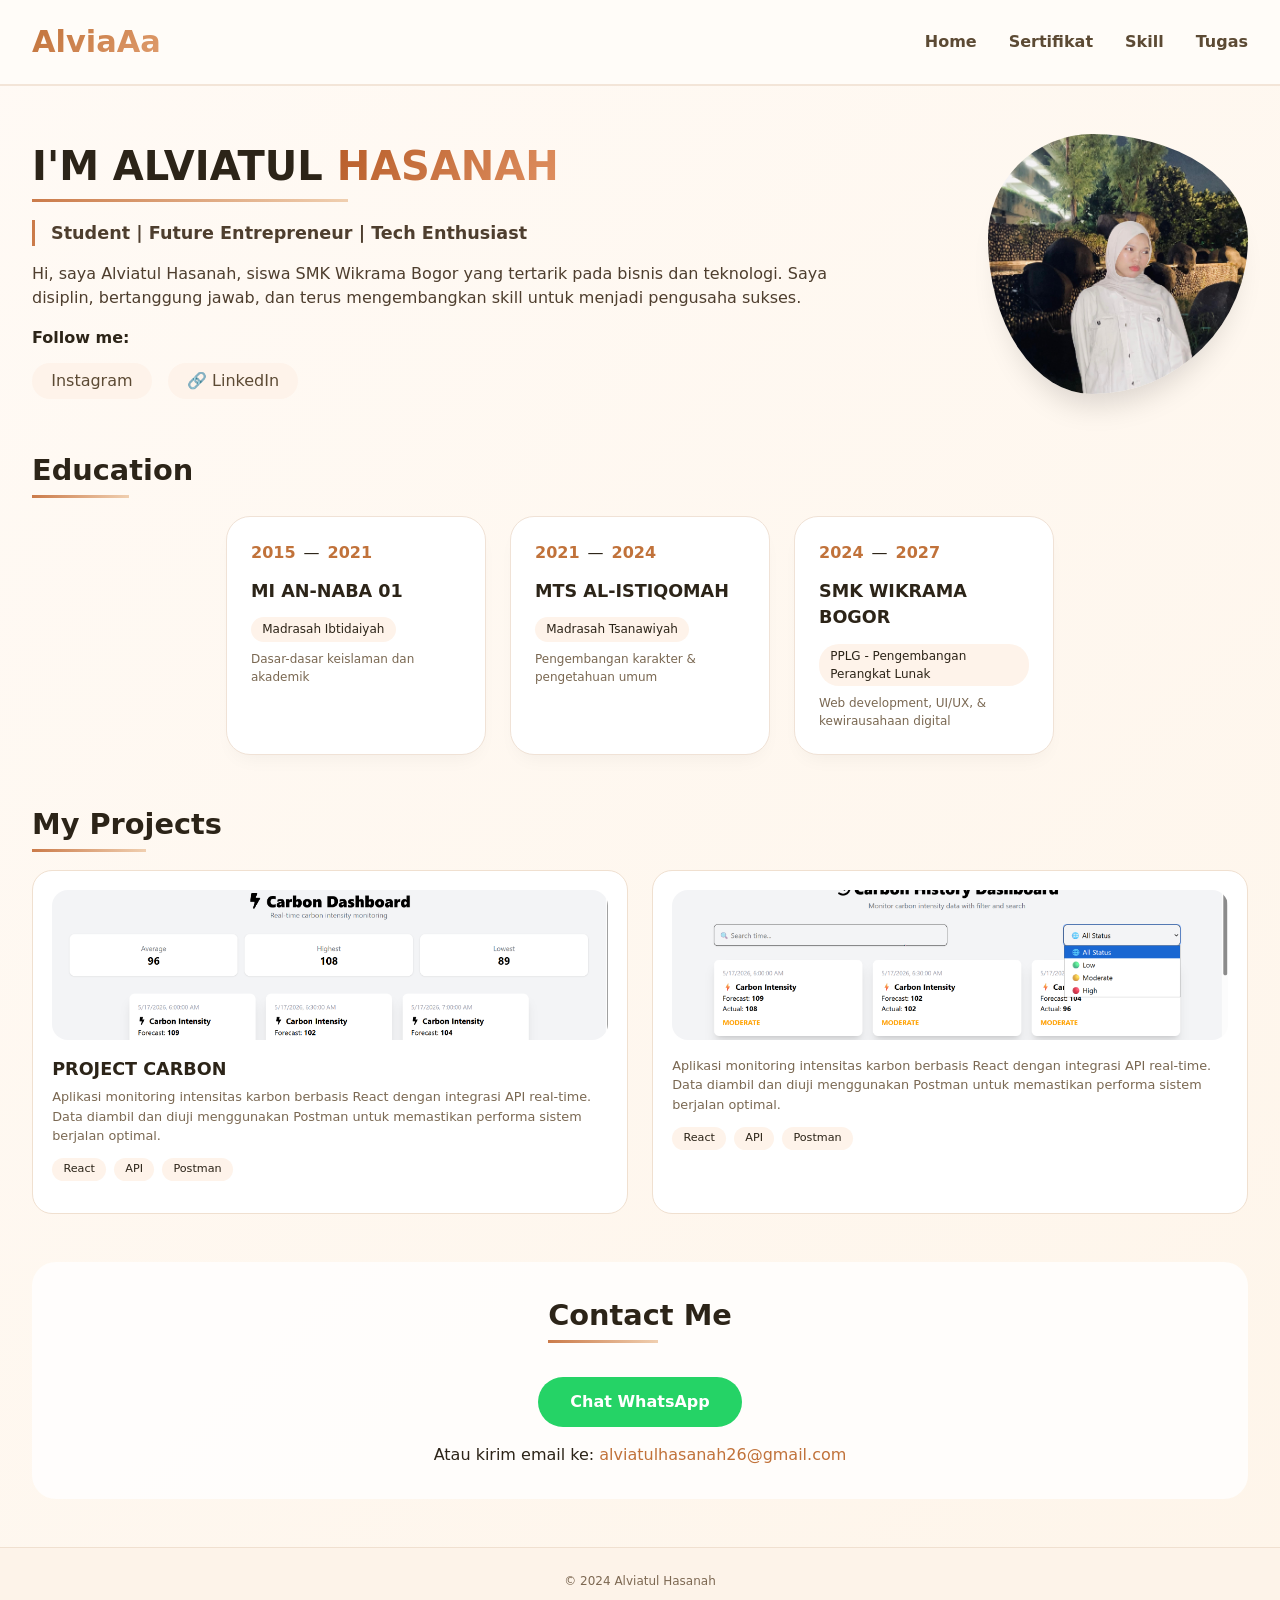
<file: index.html>
<!DOCTYPE html>
<html lang="en">

<head>
    <meta charset="UTF-8">
    <meta name="viewport" content="width=device-width, initial-scale=1.0">
    <link rel="stylesheet" href="style.css">
    <title>AlviaAa | Personal Portfolio</title>
</head>

<body>

    <header class="header">
        <p class="logo">AlviaAa</p>
        <nav>
            <ul>
                <li><a href="#Home">Home</a></li>
                <li><a href="portofolio.html"> Sertifikat</a></li>
                <li><a href="skill.html">Skill</a></li>
                <li class="dropdown">
                    <a href="#" onclick="toggleDropdown()">Tugas</a>
                    <div class="dropdown-content">
                        <a href="article.html">PIPAS</a>
                        <a href="sunda.html">B.Sunda</a>
                        <a href="sejarah.html">Sejarah</a>
                    </div>
                </li>
            </ul>
        </nav>
    </header>

    <main>
   
        <section id="Home" class="about">
            <div class="about-text">
                <h2>I'M ALVIATUL <span>HASANAH</span></h2>
                <p class="tagline">Student | Future Entrepreneur | Tech Enthusiast</p>
                <p>
                    Hi, saya Alviatul Hasanah, siswa SMK Wikrama Bogor yang tertarik pada bisnis dan teknologi.
                    Saya disiplin, bertanggung jawab, dan terus mengembangkan skill untuk menjadi pengusaha sukses.
                </p>
                <h4>Follow me:</h4>
                <div class="social-icons">
                    <a href="https://www.instagram.com/allwh1tee_" target="_blank" class="social-link"> Instagram</a>
                    <a href="https://www.linkedin.com/in/alviatul-hasanah/" target="_blank" class="social-link">🔗
                        LinkedIn</a>
                </div>
            </div>
            <div class="about-image">
                <img src="images/fto.jpeg" alt="foto Alvia">
            </div>
        </section>

        <section class="section-education">
            <h2> Education</h2>
            <div class="education-cards">
                <div class="education-card">
                    <div class="card-timeline">
                        <span class="card-year-start">2015</span>
                        <span class="card-year-sep">—</span>
                        <span class="card-year-end">2021</span>
                    </div>
                    <div class="card-institution">MI AN-NABA 01</div>
                    <div class="card-major">Madrasah Ibtidaiyah</div>
                    <div class="card-desc">Dasar-dasar keislaman dan akademik</div>
                </div>
                <div class="education-card">
                    <div class="card-timeline">
                        <span class="card-year-start">2021</span>
                        <span class="card-year-sep">—</span>
                        <span class="card-year-end">2024</span>
                    </div>
                    <div class="card-institution">MTS AL-ISTIQOMAH</div>
                    <div class="card-major">Madrasah Tsanawiyah</div>
                    <div class="card-desc">Pengembangan karakter & pengetahuan umum</div>
                </div>
                <div class="education-card">
                    <div class="card-timeline">
                        <span class="card-year-start">2024</span>
                        <span class="card-year-sep">—</span>
                        <span class="card-year-end">2027</span>
                    </div>
                    <div class="card-institution">SMK WIKRAMA BOGOR</div>
                    <div class="card-major">PPLG - Pengembangan Perangkat Lunak</div>
                    <div class="card-desc">Web development, UI/UX, & kewirausahaan digital</div>
                </div>
            </div>
        </section>

    
        <section class="section-projects">
            <h2>My Projects</h2>
            <div class="project-grid">
                <div class="project-card">
                    <div class="project-image">
                        <img src="images/Carbon.png" alt="Project 1">
                    </div>
                    <h3>PROJECT CARBON</h3>
                    <p>Aplikasi monitoring intensitas karbon berbasis React dengan integrasi API real-time. Data diambil dan diuji menggunakan Postman untuk memastikan performa sistem berjalan optimal.</p>
                    <div class="project-tags">
                        <span>React</span>
                        <span>API</span>
                        <span>Postman</span>
                    </div>
                </div>
                <div class="project-card">
                    <div class="project-image">
                        <img src="images/carbon (2).png" alt="Project 2">
                    </div>
                    <p>Aplikasi monitoring intensitas karbon berbasis React dengan integrasi API real-time. Data diambil dan diuji menggunakan Postman untuk memastikan performa sistem berjalan optimal.</p>
                    <div class="project-tags">
                         <span>React</span>
                        <span>API</span>
                        <span>Postman</span>
                    </div>
                </div>
            </div>
        </section>

        <!-- Contact Section -->
        <section class="contact">
            <h2> Contact Me</h2>
            <div class="wa-container">
                <a href="https://wa.me/6285772183917?text=Halo%20Alvia,%20saya%20mau%20nanya%20..." class="wa-button">
                    Chat WhatsApp
                </a>
                <p>Atau kirim email ke: <a href="mailto:alviatulhasanah26@gmail.com"
                        class="email-link">alviatulhasanah26@gmail.com</a></p>
            </div>
        </section>
    </main>

    <footer class="footer">
        <p>© 2024 Alviatul Hasanah</p>
    </footer>

    <script>
        function toggleDropdown() {
            var dropdownContent = document.querySelector('.dropdown-content');
            if (dropdownContent.style.display === 'block') {
                dropdownContent.style.display = 'none';
            } else {
                dropdownContent.style.display = 'block';
            }
        }
        window.onclick = function (event) {
            if (!event.target.matches('.dropdown a') && !event.target.closest('.dropdown')) {
                var dropdowns = document.querySelectorAll('.dropdown-content');
                dropdowns.forEach(function (dropdown) {
                    dropdown.style.display = 'none';
                });
            }
        }
    </script>

</body>

</html>
</file>
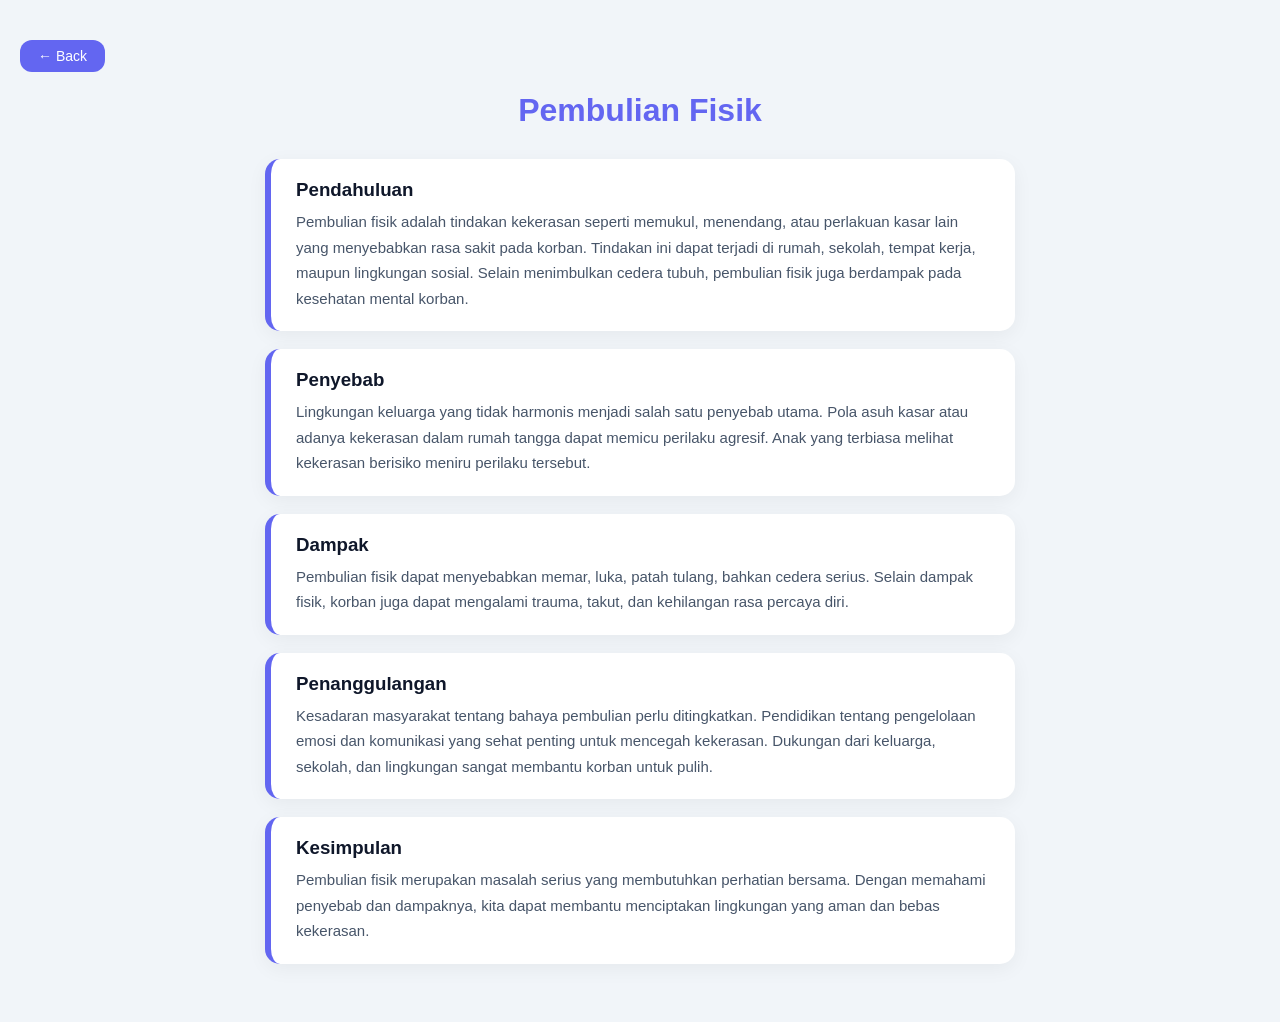
<file: article.html>
<!DOCTYPE html>
<html lang="en">

<head>
    <meta charset="UTF-8">
    <meta name="viewport" content="width=device-width, initial-scale=1.0">
    <link rel="stylesheet" href="article.css">
    <title>Article</title>
</head>

<body>

    <a href="index.html" class="back">← Back</a>

    <main class="article">

        <h1>Pembulian Fisik</h1>


        <div class="box">
            <h3>Pendahuluan</h3>
            <p>
                Pembulian fisik adalah tindakan kekerasan seperti memukul, menendang, atau perlakuan kasar lain yang
                menyebabkan rasa sakit pada korban.
                Tindakan ini dapat terjadi di rumah, sekolah, tempat kerja, maupun lingkungan sosial.
                Selain menimbulkan cedera tubuh, pembulian fisik juga berdampak pada kesehatan mental korban.
            </p>
        </div>


        <div class="box">
            <h3>Penyebab</h3>
            <p>
                Lingkungan keluarga yang tidak harmonis menjadi salah satu penyebab utama.
                Pola asuh kasar atau adanya kekerasan dalam rumah tangga dapat memicu perilaku agresif.
                Anak yang terbiasa melihat kekerasan berisiko meniru perilaku tersebut.
            </p>
        </div>


        <div class="box">
            <h3>Dampak</h3>
            <p>
                Pembulian fisik dapat menyebabkan memar, luka, patah tulang, bahkan cedera serius.
                Selain dampak fisik, korban juga dapat mengalami trauma, takut, dan kehilangan rasa percaya diri.
            </p>
        </div>


        <div class="box">
            <h3>Penanggulangan</h3>
            <p>
                Kesadaran masyarakat tentang bahaya pembulian perlu ditingkatkan.
                Pendidikan tentang pengelolaan emosi dan komunikasi yang sehat penting untuk mencegah kekerasan.
                Dukungan dari keluarga, sekolah, dan lingkungan sangat membantu korban untuk pulih.
            </p>
        </div>


        <div class="box">
            <h3>Kesimpulan</h3>
            <p>
                Pembulian fisik merupakan masalah serius yang membutuhkan perhatian bersama.
                Dengan memahami penyebab dan dampaknya, kita dapat membantu menciptakan lingkungan yang aman dan bebas
                kekerasan.
            </p>
        </div>


    </main>

</body>

</html>
</file>
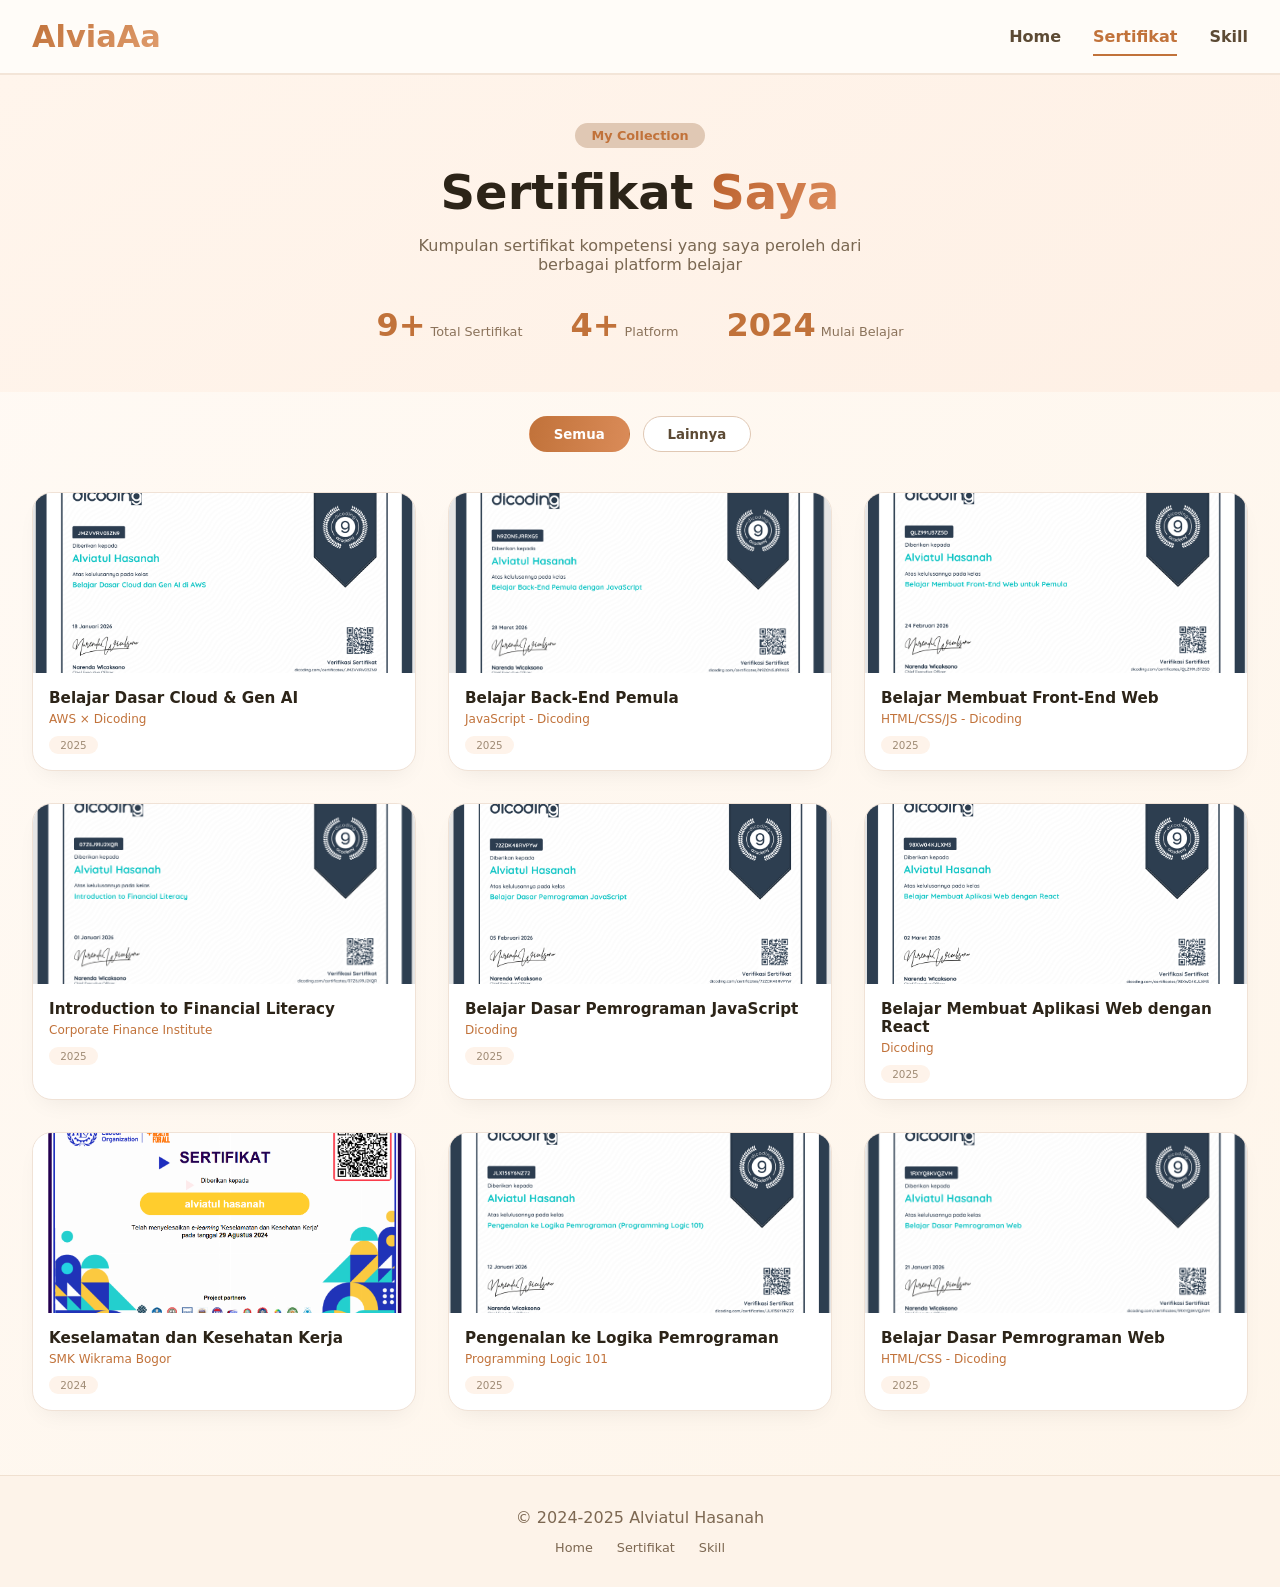
<file: portofolio.html>
<!DOCTYPE html>
<html lang="en">

<head>
    <meta charset="UTF-8">
    <meta name="viewport" content="width=device-width, initial-scale=1.0">
    <link rel="stylesheet" href="portofolio.css">
    <title>Portofolio | AlviaAa</title>
</head>

<body>

    <header class="header">
        <p class="logo">AlviaAa</p>
        <nav>
            <ul>
                <li><a href="index.html"> Home</a></li>
                <li><a href="portofolio.html" class="active"> Sertifikat</a></li>
                <li><a href="skill.html"> Skill</a></li>
            </ul>
        </nav>
    </header>

    <section class="hero">
        <div class="hero-content">
            <span class="badge">My Collection</span>
            <h1>Sertifikat <span class="highlight">Saya</span></h1>
            <p>Kumpulan sertifikat kompetensi yang saya peroleh dari berbagai platform belajar</p>
            <div class="stats">
                <div class="stat">
                    <span class="stat-number">9+</span>
                    <span class="stat-label">Total Sertifikat</span>
                </div>
                <div class="stat">
                    <span class="stat-number">4+</span>
                    <span class="stat-label">Platform</span>
                </div>
                <div class="stat">
                    <span class="stat-number">2024</span>
                    <span class="stat-label">Mulai Belajar</span>
                </div>
            </div>
        </div>
    </section>

    <section class="filter-section">
        <div class="filter-container">
            <button class="filter-btn active" data-filter="all"> Semua</button>
            <!-- <button class="filter-btn" data-filter="tech"> Teknologi</button>
            <button class="filter-btn" data-filter="bisnis"> Bisnis & Keuangan</button> -->
            <button class="filter-btn" data-filter="lainnya">Lainnya</button>
        </div>
    </section>

    <main class="foto">
        <div class="certificate-grid" id="certificateGrid">
            
            <!-- Sertifikat 1 - Cloud & AI -->
            <div class="certificate-item" data-category="tech">
                <a href="images/AI.pdf" target="_blank">
                    <div class="certificate-img">
                        <img src="images/Screenshot 2026-04-04 084900.png" alt="Cloud & AI">
                        <div class="overlay">
                            <span> Klik untuk lihat</span>
                        </div>
                    </div>
                    <div class="certificate-info">
                        <h3>Belajar Dasar Cloud & Gen AI</h3>
                        <p>AWS × Dicoding</p>
                        <span class="date">2025</span>
                    </div>
                </a>
            </div>

            <!-- Sertifikat 2 - Backend JS -->
            <div class="certificate-item" data-category="tech">
                <a href="images/BE_JS.pdf" target="_blank">
                    <div class="certificate-img">
                        <img src="images/Screenshot 2026-04-04 084630.png" alt="Backend JS">
                        <div class="overlay">
                            <span> Klik untuk lihat</span>
                        </div>
                    </div>
                    <div class="certificate-info">
                        <h3>Belajar Back-End Pemula</h3>
                        <p>JavaScript - Dicoding</p>
                        <span class="date">2025</span>
                    </div>
                </a>
            </div>

            <!-- Sertifikat 3 - Frontend Web -->
            <div class="certificate-item" data-category="tech">
                <a href="images/FE.pdf" target="_blank">
                    <div class="certificate-img">
                        <img src="images/Screenshot 2026-04-04 085205.png" alt="Frontend Web">
                        <div class="overlay">
                            <span> Klik untuk lihat</span>
                        </div>
                    </div>
                    <div class="certificate-info">
                        <h3>Belajar Membuat Front-End Web</h3>
                        <p>HTML/CSS/JS - Dicoding</p>
                        <span class="date">2025</span>
                    </div>
                </a>
            </div>

            <!-- Sertifikat 4 - Financial Literacy -->
            <div class="certificate-item" data-category="bisnis">
                <a href="images/Financial_Literacy.pdf" target="_blank">
                    <div class="certificate-img">
                        <img src="images/Screenshot 2026-04-04 090002.png" alt="Financial Literacy">
                        <div class="overlay">
                            <span> Klik untuk lihat</span>
                        </div>
                    </div>
                    <div class="certificate-info">
                        <h3>Introduction to Financial Literacy</h3>
                        <p>Corporate Finance Institute</p>
                        <span class="date">2025</span>
                    </div>
                </a>
            </div>

            <!-- Sertifikat 5 - Dasar JS -->
            <div class="certificate-item" data-category="tech">
                <a href="images/JS.pdf" target="_blank">
                    <div class="certificate-img">
                        <img src="images/Screenshot 2026-04-04 090140.png" alt="Dasar JS">
                        <div class="overlay">
                            <span> Klik untuk lihat</span>
                        </div>
                    </div>
                    <div class="certificate-info">
                        <h3>Belajar Dasar Pemrograman JavaScript</h3>
                        <p>Dicoding</p>
                        <span class="date">2025</span>
                    </div>
                </a>
            </div>

            <!-- Sertifikat 6 - React -->
            <div class="certificate-item" data-category="tech">
                <a href="images/React.pdf" target="_blank">
                    <div class="certificate-img">
                        <img src="images/Screenshot 2026-04-04 090257.png" alt="React">
                        <div class="overlay">
                            <span> Klik untuk lihat</span>
                        </div>
                    </div>
                    <div class="certificate-info">
                        <h3>Belajar Membuat Aplikasi Web dengan React</h3>
                        <p>Dicoding</p>
                        <span class="date">2025</span>
                    </div>
                </a>
            </div>

            <!-- Sertifikat 7 - K3 -->
            <div class="certificate-item" data-category="lainnya">
                <a href="sertifikat/k3.pdf" target="_blank">
                    <div class="certificate-img">
                        <img src="images/Screenshot 2024-12-12 140658.png" alt="K3">
                        <div class="overlay">
                            <span> Klik untuk lihat</span>
                        </div>
                    </div>
                    <div class="certificate-info">
                        <h3>Keselamatan dan Kesehatan Kerja</h3>
                        <p>SMK Wikrama Bogor</p>
                        <span class="date">2024</span>
                    </div>
                </a>
            </div>

            <!-- Sertifikat 8 - Logic Programming -->
            <div class="certificate-item" data-category="tech">
                <a href="images/Pemograman_Logic.pdf" target="_blank">
                    <div class="certificate-img">
                        <img src="images/Screenshot 2026-04-04 090444.png" alt="Logic Programming">
                        <div class="overlay">
                            <span> Klik untuk lihat</span>
                        </div>
                    </div>
                    <div class="certificate-info">
                        <h3>Pengenalan ke Logika Pemrograman</h3>
                        <p>Programming Logic 101</p>
                        <span class="date">2025</span>
                    </div>
                </a>
            </div>

            <!-- Sertifikat 9 - Dasar Web -->
            <div class="certificate-item" data-category="tech">
                <a href="images/Pemograman_web.pdf" target="_blank">
                    <div class="certificate-img">
                        <img src="images/Screenshot 2026-04-04 090714.png" alt="Dasar Web">
                        <div class="overlay">
                            <span> Klik untuk lihat</span>
                        </div>
                    </div>
                    <div class="certificate-info">
                        <h3>Belajar Dasar Pemrograman Web</h3>
                        <p>HTML/CSS - Dicoding</p>
                        <span class="date">2025</span>
                    </div>
                </a>
            </div>

        </div>
    </main>

    <footer class="footer">
        <p>© 2024-2025 Alviatul Hasanah </p>
        <div class="footer-links">
            <a href="index.html">Home</a>
            <a href="portofolio.html">Sertifikat</a>
            <a href="skill.html">Skill</a>
        </div>
    </footer>

    <script>
        const filterButtons = document.querySelectorAll('.filter-btn');
        const certificateItems = document.querySelectorAll('.certificate-item');

        filterButtons.forEach(button => {
            button.addEventListener('click', () => {
                filterButtons.forEach(btn => btn.classList.remove('active'));
                button.classList.add('active');

                const filterValue = button.getAttribute('data-filter');

                certificateItems.forEach(item => {
                    if (filterValue === 'all' || item.getAttribute('data-category') === filterValue) {
                        item.style.display = 'block';
                        setTimeout(() => {
                            item.style.opacity = '1';
                            item.style.transform = 'scale(1)';
                        }, 10);
                    } else {
                        item.style.opacity = '0';
                        item.style.transform = 'scale(0.8)';
                        setTimeout(() => {
                            item.style.display = 'none';
                        }, 300);
                    }
                });
            });
        });
    </script>

</body>

</html>
</file>
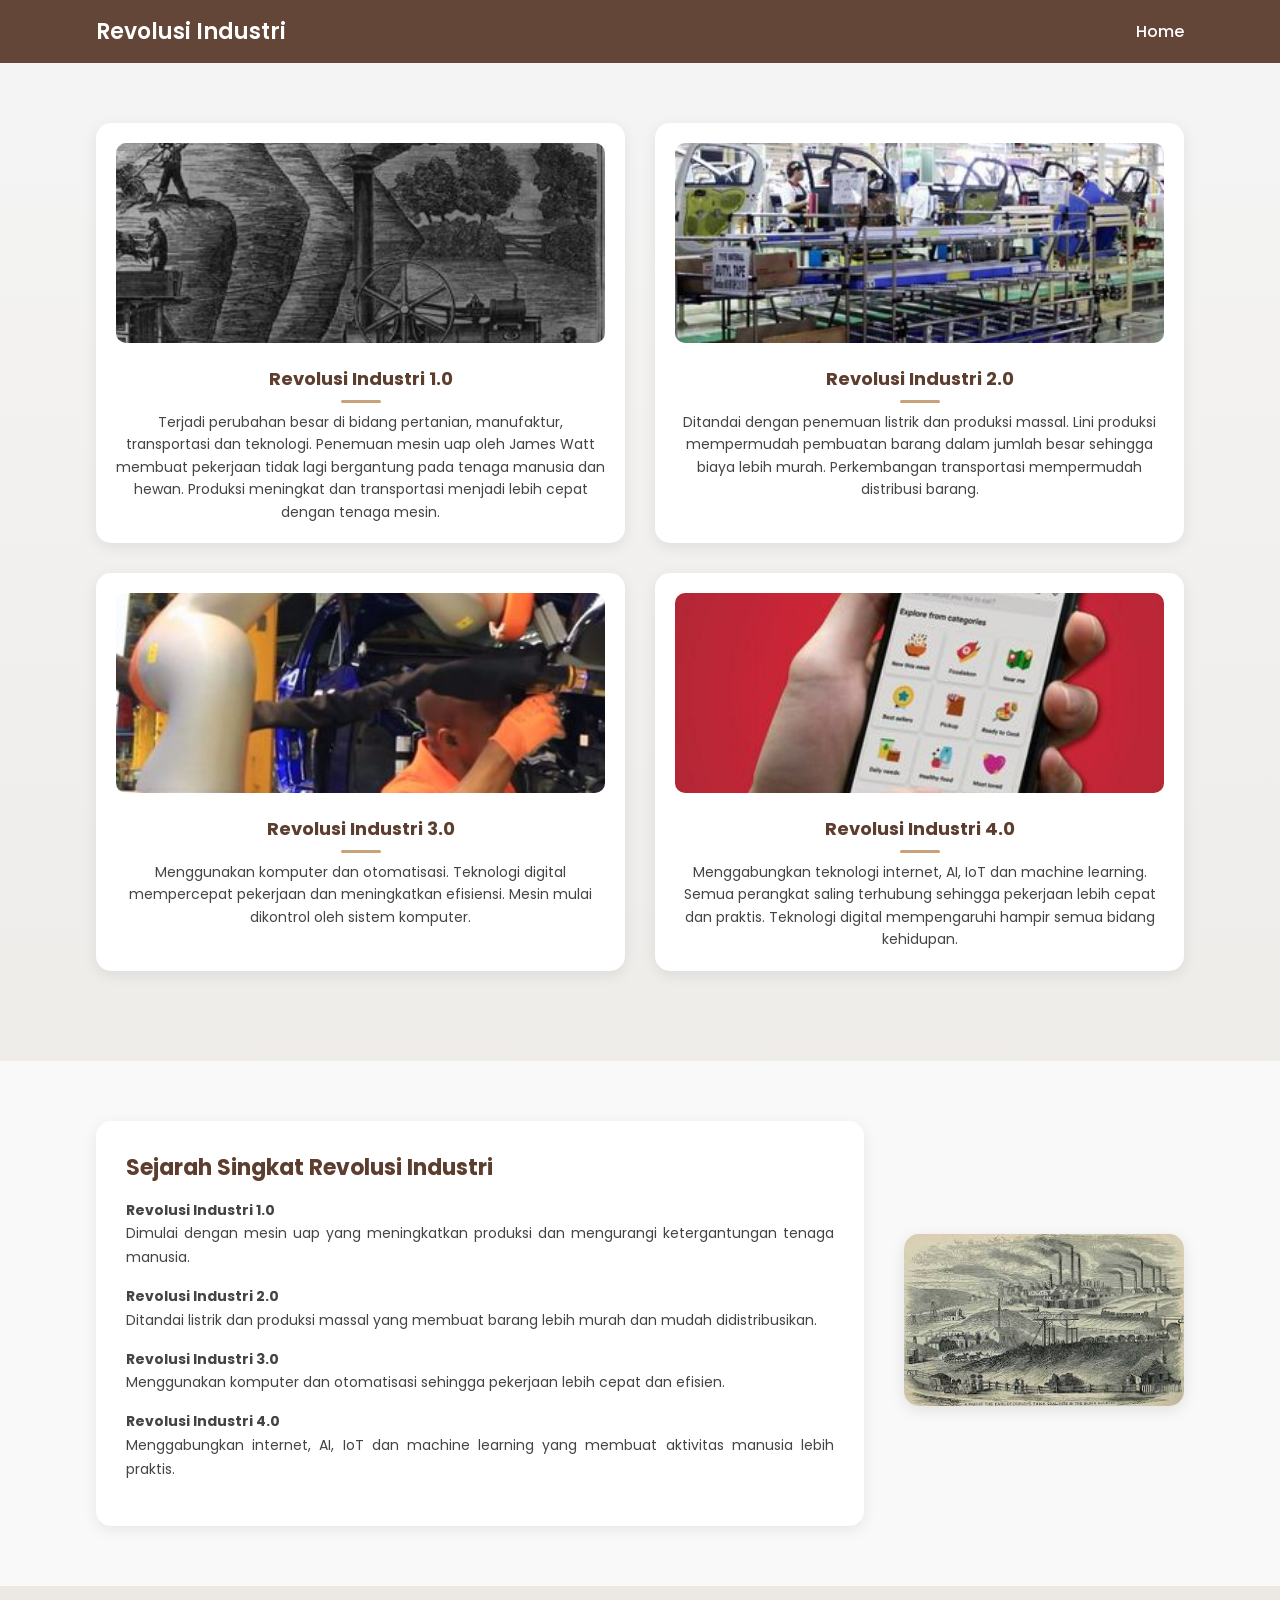
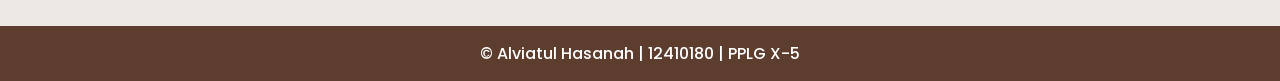
<file: sejarah.html>
<!DOCTYPE html>
<html lang="id">

<head>
    <meta charset="UTF-8">
    <meta name="viewport" content="width=device-width, initial-scale=1.0">
    <title>Revolusi Industri</title>
    <link rel="stylesheet" href="sejarah.css">
    <link href="https://fonts.googleapis.com/css2?family=Poppins:wght@300;400;600&display=swap" rel="stylesheet">
</head>
<body>

    <section id="main">
        <div class="container">

            <nav>

                <div class="logo">Revolusi Industri</div>

                <ul class="nav-list">
                    <li><a href="index.html">Home</a></li>
                </ul>

            </nav>

        </div>
    </section>

    <section id="services">
        <div class="container">

            <div class="services-container">

                <div class="services">
                    <img src="images/1.0.jpeg">
                    <h3>Revolusi Industri 1.0</h3>

                    <p>
                        Terjadi perubahan besar di bidang pertanian, manufaktur, transportasi dan teknologi.
                        Penemuan mesin uap oleh James Watt membuat pekerjaan tidak lagi bergantung pada tenaga manusia
                        dan hewan.
                        Produksi meningkat dan transportasi menjadi lebih cepat dengan tenaga mesin.
                    </p>

                </div>


                <div class="services">
                    <img src="images/2.0.jpg">
                    <h3>Revolusi Industri 2.0</h3>

                    <p>
                        Ditandai dengan penemuan listrik dan produksi massal.
                        Lini produksi mempermudah pembuatan barang dalam jumlah besar sehingga biaya lebih murah.
                        Perkembangan transportasi mempermudah distribusi barang.
                    </p>

                </div>

            </div>



            <div class="services-container">

                <div class="services">
                    <img src="images/3.0.jpg">
                    <h3>Revolusi Industri 3.0</h3>

                    <p>
                        Menggunakan komputer dan otomatisasi.
                        Teknologi digital mempercepat pekerjaan dan meningkatkan efisiensi.
                        Mesin mulai dikontrol oleh sistem komputer.
                    </p>

                </div>


                <div class="services">
                    <img src="images/4.0.jpeg">
                    <h3>Revolusi Industri 4.0</h3>

                    <p>
                        Menggabungkan teknologi internet, AI, IoT dan machine learning.
                        Semua perangkat saling terhubung sehingga pekerjaan lebih cepat dan praktis.
                        Teknologi digital mempengaruhi hampir semua bidang kehidupan.
                    </p>

                </div>

            </div>

        </div>
    </section>



    <section id="about-us">
        <div class="about-flex">
            <div class="about-container">
                <h3>Sejarah Singkat Revolusi Industri</h3>
                <p><strong>Revolusi Industri 1.0</strong><br>
                    Dimulai dengan mesin uap yang meningkatkan produksi dan mengurangi ketergantungan tenaga manusia.
                </p>
                <p><strong>Revolusi Industri 2.0</strong><br>
                    Ditandai listrik dan produksi massal yang membuat barang lebih murah dan mudah didistribusikan.</p>
                <p><strong>Revolusi Industri 3.0</strong><br>
                    Menggunakan komputer dan otomatisasi sehingga pekerjaan lebih cepat dan efisien.</p>
                <p><strong>Revolusi Industri 4.0</strong><br>
                    Menggabungkan internet, AI, IoT dan machine learning yang membuat aktivitas manusia lebih praktis.
                </p>

            </div>
            <div class="about-image">
                <img src="images/singkat.jpg">
            </div>

        </div>
    </section>
    <footer>
        <p>© Alviatul Hasanah | 12410180 | PPLG X-5</p>
    </footer>

</body>
</html>
</file>
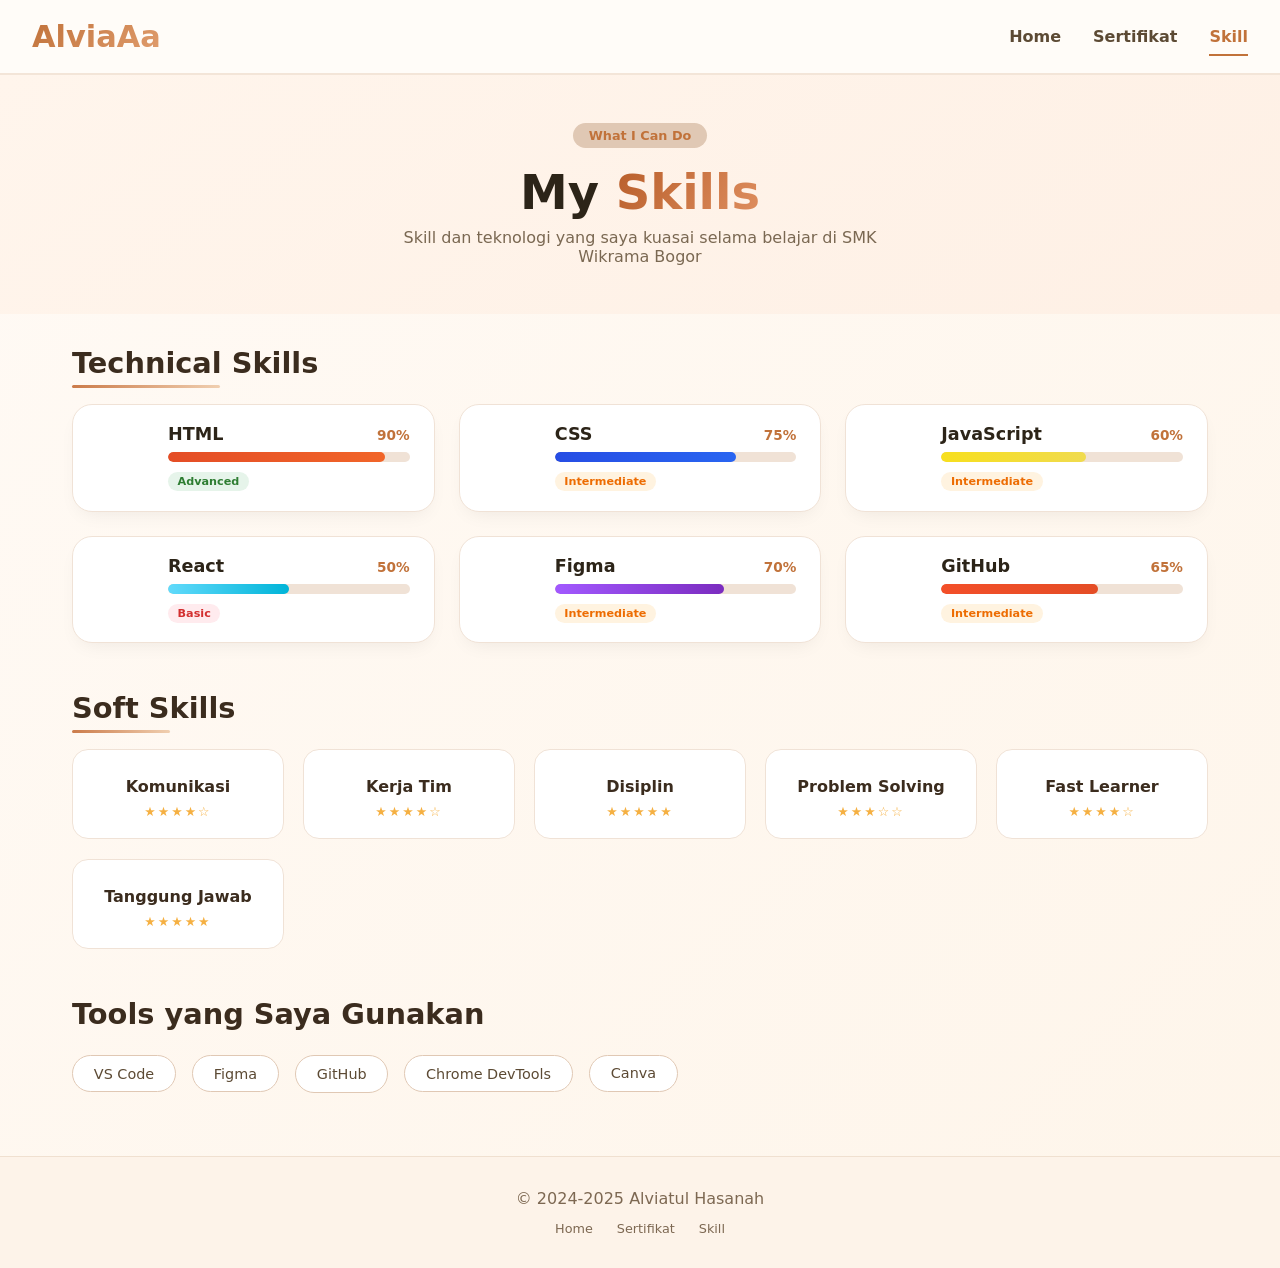
<file: skill.html>
<!DOCTYPE html>
<html lang="en">

<head>
    <meta charset="UTF-8">
    <meta name="viewport" content="width=device-width, initial-scale=1.0">
    <link rel="stylesheet" href="skill.css">
    <title>Skills | AlviaAa</title>
</head>

<body>

    <header class="header">
        <p class="logo">AlviaAa</p>
        <nav>
            <ul>
                <li><a href="index.html"> Home</a></li>
                <li><a href="portofolio.html"> Sertifikat</a></li>
                <li><a href="skill.html" class="active"> Skill</a></li>
            </ul>
        </nav>
    </header>

    <section class="hero">
        <div class="hero-content">
            <span class="badge">What I Can Do</span>
            <h1>My <span class="highlight">Skills</span></h1>
            <p>Skill dan teknologi yang saya kuasai selama belajar di SMK Wikrama Bogor</p>
        </div>
    </section>

    <main class="skill-section">
        
        <!-- Technical Skills -->
        <div class="skill-category">
            <h2> Technical Skills</h2>
            <div class="skill-grid">
                <div class="skill-card">
                    <div class="skill-icon"></div>
                    <div class="skill-info">
                        <div class="skill-header">
                            <h3>HTML</h3>
                            <span class="percentage">90%</span>
                        </div>
                        <div class="progress-bar">
                            <div class="progress html" style="width: 90%"></div>
                        </div>
                        <p class="level advanced">Advanced</p>
                    </div>
                </div>

                <div class="skill-card">
                    <div class="skill-icon"></div>
                    <div class="skill-info">
                        <div class="skill-header">
                            <h3>CSS</h3>
                            <span class="percentage">75%</span>
                        </div>
                        <div class="progress-bar">
                            <div class="progress css" style="width: 75%"></div>
                        </div>
                        <p class="level intermediate">Intermediate</p>
                    </div>
                </div>

                <div class="skill-card">
                    <div class="skill-icon"></div>
                    <div class="skill-info">
                        <div class="skill-header">
                            <h3>JavaScript</h3>
                            <span class="percentage">60%</span>
                        </div>
                        <div class="progress-bar">
                            <div class="progress js" style="width: 60%"></div>
                        </div>
                        <p class="level intermediate">Intermediate</p>
                    </div>
                </div>

                <div class="skill-card">
                    <div class="skill-icon"></div>
                    <div class="skill-info">
                        <div class="skill-header">
                            <h3>React</h3>
                            <span class="percentage">50%</span>
                        </div>
                        <div class="progress-bar">
                            <div class="progress react" style="width: 50%"></div>
                        </div>
                        <p class="level basic">Basic</p>
                    </div>
                </div>

                <div class="skill-card">
                    <div class="skill-icon"></div>
                    <div class="skill-info">
                        <div class="skill-header">
                            <h3>Figma</h3>
                            <span class="percentage">70%</span>
                        </div>
                        <div class="progress-bar">
                            <div class="progress figma" style="width: 70%"></div>
                        </div>
                        <p class="level intermediate">Intermediate</p>
                    </div>
                </div>

                <div class="skill-card">
                    <div class="skill-icon"></div>
                    <div class="skill-info">
                        <div class="skill-header">
                            <h3> GitHub</h3>
                            <span class="percentage">65%</span>
                        </div>
                        <div class="progress-bar">
                            <div class="progress git" style="width: 65%"></div>
                        </div>
                        <p class="level intermediate">Intermediate</p>
                    </div>
                </div>
            </div>
        </div>

        <!-- Soft Skills -->
        <div class="skill-category">
            <h2> Soft Skills</h2>
            <div class="soft-skills-grid">
                <div class="soft-card">
                    <div class="soft-icon"></div>
                    <h3>Komunikasi</h3>
                    <div class="stars">★★★★☆</div>
                </div>
                <div class="soft-card">
                    <div class="soft-icon"></div>
                    <h3>Kerja Tim</h3>
                    <div class="stars">★★★★☆</div>
                </div>
                <div class="soft-card">
                    <div class="soft-icon"></div>
                    <h3>Disiplin</h3>
                    <div class="stars">★★★★★</div>
                </div>
                <div class="soft-card">
                    <div class="soft-icon"></div>
                    <h3>Problem Solving</h3>
                    <div class="stars">★★★☆☆</div>
                </div>
                <div class="soft-card">
                    <div class="soft-icon"></div>
                    <h3>Fast Learner</h3>
                    <div class="stars">★★★★☆</div>
                </div>
                <div class="soft-card">
                    <div class="soft-icon"></div>
                    <h3>Tanggung Jawab</h3>
                    <div class="stars">★★★★★</div>
                </div>
            </div>
        </div>

        <!-- Tools Section -->
        <div class="tools-section">
            <h2> Tools yang Saya Gunakan</h2>
            <div class="tools-grid">
                <div class="tool-item">VS Code</div>
                <div class="tool-item">Figma</div>
                <div class="tool-item">GitHub</div>
                <div class="tool-item">Chrome DevTools</div>
                <div class="tool-item">Canva</div>
            </div>
        </div>

    </main>

    <footer class="footer">
        <p>© 2024-2025 Alviatul Hasanah</p>
        <div class="footer-links">
            <a href="index.html">Home</a>
            <a href="portofolio.html">Sertifikat</a>
            <a href="skill.html">Skill</a>
        </div>
    </footer>

</body>

</html>
</file>
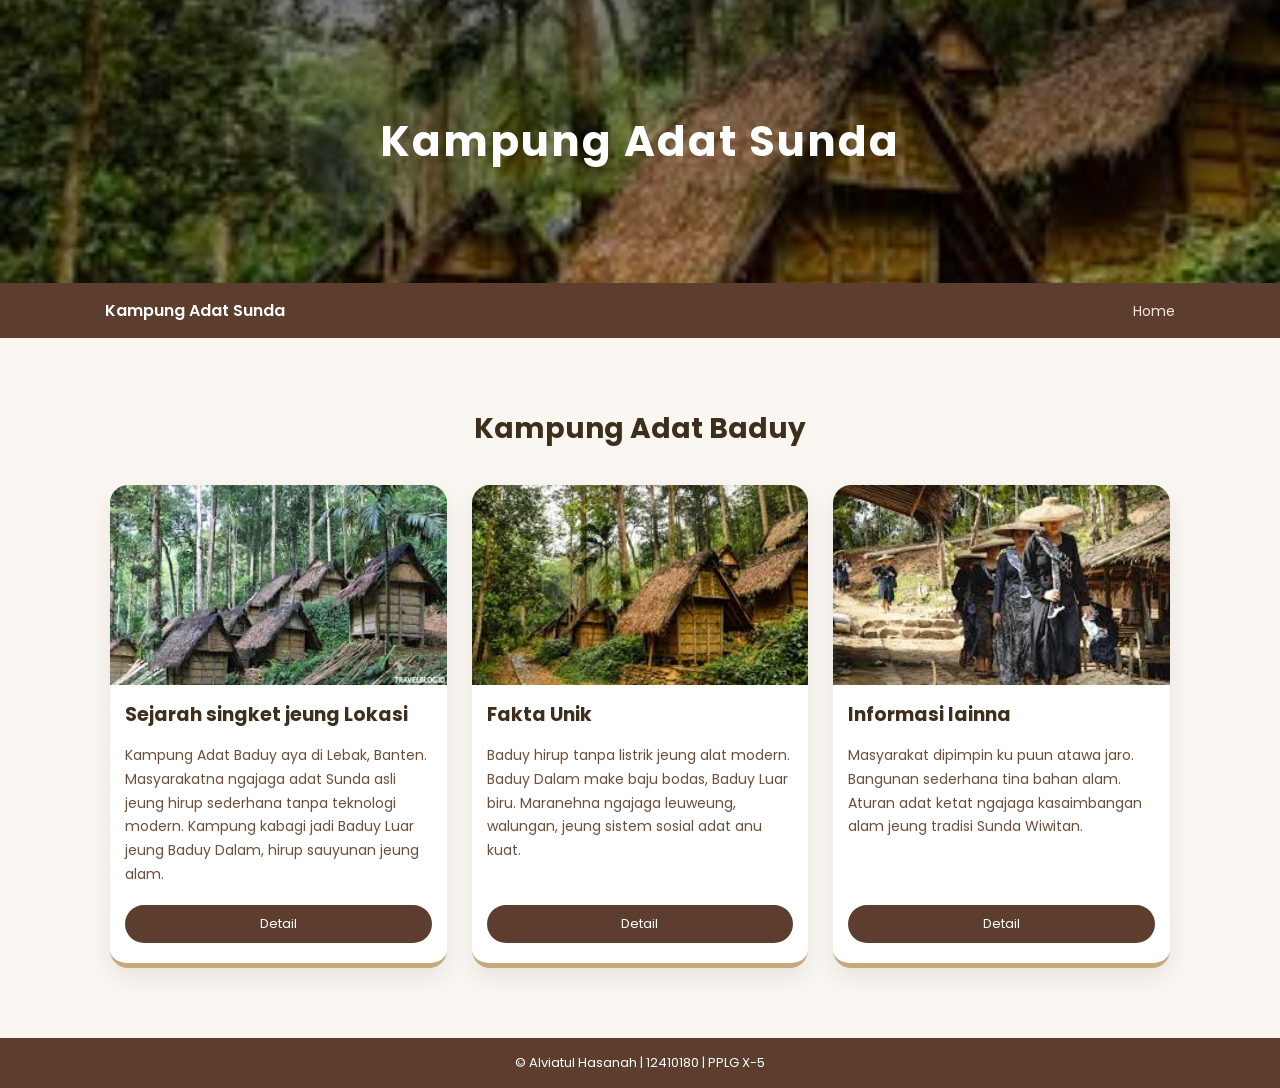
<file: sunda.html>
<!DOCTYPE html>
<html lang="en">

<head>
    <meta charset="UTF-8">
    <meta name="viewport" content="width=device-width, initial-scale=1.0">
    <title>Kampung Adat Sunda</title>
    <link rel="stylesheet" href="sunda.css">
    <link href="https://fonts.googleapis.com/css2?family=Poppins:wght@300;400;600&display=swap" rel="stylesheet">
</head>

<body>

    <header>
        <h1>Kampung Adat Sunda</h1>
    </header>

    <nav>
        <div class="navbar">
            <div class="logo"><a href="#">Kampung Adat Sunda</a></div>

            <ul class="menu">
                <li><a href="index.html">Home</a></li>
            </ul>

        </div>
    </nav>

    <main>

        <h2 class="judul">Kampung Adat Baduy</h2>

        <section class="destinasi">

            <div class="destinasi-item">
                <img src="images/rumah1.jpg">
                <h3>Sejarah singket jeung Lokasi</h3>
                <p>Kampung Adat Baduy aya di Lebak, Banten. Masyarakatna ngajaga adat Sunda asli jeung hirup sederhana
                    tanpa teknologi modern. Kampung kabagi jadi Baduy Luar jeung Baduy Dalam, hirup sauyunan jeung alam.
                </p>
                <button>Detail</button>
            </div>

            <div class="destinasi-item">
                <img src="images/rumah2.jpg">
                <h3>Fakta Unik</h3>
                <p>Baduy hirup tanpa listrik jeung alat modern. Baduy Dalam make baju bodas, Baduy Luar biru. Maranehna
                    ngajaga leuweung, walungan, jeung sistem sosial adat anu kuat.</p>
                <button>Detail</button>
            </div>

            <div class="destinasi-item">
                <img src="images/rumah3.jpg">
                <h3>Informasi lainna</h3>
                <p>Masyarakat dipimpin ku puun atawa jaro. Bangunan sederhana tina bahan alam. Aturan adat ketat ngajaga
                    kasaimbangan alam jeung tradisi Sunda Wiwitan.</p>
                <button>Detail</button>
            </div>

        </section>

    </main>

    <footer>
        <p>© Alviatul Hasanah | 12410180 | PPLG X-5</p>
    </footer>

</body>

</html>
</file>
<file: style.css>
* {
    margin: 0;
    padding: 0;
    box-sizing: border-box;
    scroll-behavior: smooth;
}

body {
    font-family: 'Segoe UI', 'Poppins', system-ui, sans-serif;
    background: linear-gradient(135deg, #fffaf5 0%, #fef5ea 100%);
    color: #2c2418;
    line-height: 1.5;
}

.header {
    display: flex;
    justify-content: space-between;
    align-items: center;
    flex-wrap: wrap;
    padding: 1.2rem 2rem;
    background: rgba(255, 252, 248, 0.95);
    backdrop-filter: blur(12px);
    position: sticky;
    top: 0;
    z-index: 100;
    border-bottom: 2px solid #f3e5d8;
}

.logo {
    font-size: 1.9rem;
    font-weight: 800;
    background: linear-gradient(135deg, #c1723a, #e09d6e);
    background-clip: text;
    -webkit-background-clip: text;
    color: transparent;
}

nav ul {
    display: flex;
    gap: 2rem;
    list-style: none;
}

nav ul li a {
    text-decoration: none;
    font-weight: 600;
    color: #5c4a34;
    transition: 0.25s;
}

nav ul li a:hover, nav ul li a.active {
    color: #c1723a;
}

.dropdown {
    position: relative;
    cursor: pointer;
}

.dropdown-content {
    display: none;
    position: absolute;
    background: #ffffffea;
    min-width: 140px;
    backdrop-filter: blur(8px);
    border-radius: 20px;
    padding: 0.5rem 0;
    top: 32px;
    left: 0;
    border: 1px solid #f3e1d0;
}

.dropdown-content a {
    display: block;
    padding: 0.5rem 1.2rem;
    color: #4a3724;
    font-weight: 500;
}

.dropdown-content a:hover {
    background: #fef0e5;
    color: #b45a2c;
}

main {
    max-width: 1280px;
    margin: 0 auto;
    padding: 0 2rem;
}

.about {
    display: flex;
    flex-wrap: wrap;
    justify-content: space-between;
    align-items: center;
    gap: 2.5rem;
    margin: 3rem 0;
}

.about-text {
    flex: 1.2;
}

.about-text h2 {
    font-size: 2.5rem;
    font-weight: 800;
    margin-bottom: 0.5rem;
}

.about-text h2 span {
    background: linear-gradient(125deg, #b85e2a, #df8f60);
    background-clip: text;
    -webkit-background-clip: text;
    color: transparent;
}

.tagline {
    font-size: 1.1rem;
    font-weight: 600;
    color: #cb7b4a;
    border-left: 3px solid #cb7b4a;
    padding-left: 1rem;
    margin: 0.5rem 0 1rem;
}

.about-text p {
    margin: 1rem 0;
    color: #4e3e2e;
    max-width: 90%;
}

.social-icons {
    margin-top: 0.8rem;
    display: flex;
    gap: 1rem;
}

.social-link {
    text-decoration: none;
    color: #5c4a34;
    font-weight: 500;
    padding: 0.4rem 1.2rem;
    background: #fef3ea;
    border-radius: 40px;
    transition: 0.2s;
}

.social-link:hover {
    background: #e0c8b4;
    color: #c1723a;
}

.about-image img {
    width: 260px;
    height: 260px;
    object-fit: cover;
    border-radius: 40% 60% 60% 40% / 40% 40% 60% 60%;
    box-shadow: 0 25px 30px -15px rgba(0, 0, 0, 0.15);
}

.section-education, .section-projects, .contact {
    margin: 3rem 0;
}

h2 {
    font-size: 1.8rem;
    font-weight: 700;
    margin-bottom: 1.5rem;
    position: relative;
    display: inline-block;
}

h2:after {
    content: '';
    position: absolute;
    bottom: -6px;
    left: 0;
    width: 60%;
    height: 3px;
    background: linear-gradient(90deg, #cb7b4a, #f0cfb0);
}

.education-cards {
    display: flex;
    flex-wrap: wrap;
    gap: 1.5rem;
    justify-content: center;
}

.education-card {
    background: white;
    border-radius: 24px;
    padding: 1.5rem;
    width: 260px;
    box-shadow: 0 10px 20px -8px rgba(0, 0, 0, 0.05);
    border: 1px solid #f0e2d6;
    transition: 0.2s;
}

.education-card:hover {
    transform: translateY(-4px);
}

.card-timeline {
    display: flex;
    gap: 0.5rem;
    margin-bottom: 0.8rem;
}

.card-year-start, .card-year-end {
    font-weight: 800;
    color: #c1723a;
}

.card-institution {
    font-size: 1.1rem;
    font-weight: 700;
    margin-bottom: 0.3rem;
}

.card-major {
    font-size: 0.75rem;
    background: #fef3ea;
    display: inline-block;
    padding: 0.2rem 0.7rem;
    border-radius: 20px;
    margin: 0.5rem 0;
}

.card-desc {
    font-size: 0.75rem;
    color: #7a6852;
}

.project-grid {
    display: flex;
    flex-wrap: wrap;
    gap: 1.5rem;
}

.project-card {
    background: white;
    border-radius: 20px;
    flex: 1 1 260px;
    padding: 1.2rem;
    border: 1px solid #f0e0d0;
    transition: 0.2s;
}

.project-card:hover {
    transform: translateY(-4px);
    box-shadow: 0 12px 20px -10px rgba(193, 114, 58, 0.15);
}

.project-image {
    height: 150px;
    overflow: hidden;
    border-radius: 16px;
    margin-bottom: 1rem;
}

.project-image img {
    width: 100%;
    height: 100%;
    object-fit: cover;
}

.project-card h3 {
    font-size: 1.1rem;
    margin-bottom: 0.3rem;
}

.project-card p {
    font-size: 0.8rem;
    color: #7a6852;
}

.project-tags {
    display: flex;
    gap: 0.5rem;
    margin: 0.8rem 0;
}

.project-tags span {
    background: #fef3ea;
    padding: 0.2rem 0.7rem;
    border-radius: 20px;
    font-size: 0.7rem;
}

.project-link {
    text-decoration: none;
    font-weight: 600;
    color: #c1723a;
    font-size: 0.8rem;
}

.contact {
    background: #ffffffcc;
    border-radius: 24px;
    padding: 2rem;
    text-align: center;
}

.wa-button {
    display: inline-block;
    background: #25D366;
    color: white;
    text-decoration: none;
    padding: 0.8rem 2rem;
    border-radius: 50px;
    font-weight: 600;
    margin: 1rem 0;
}

.wa-button:hover {
    background: #128C7E;
}

.email-link {
    color: #c1723a;
    text-decoration: none;
}

.footer {
    text-align: center;
    padding: 1.5rem;
    background: #fdf3e9;
    color: #7d6852;
    font-size: 0.75rem;
    border-top: 1px solid #f0e0d0;
}

@media (max-width: 768px) {
    .header {
        flex-direction: column;
        gap: 0.8rem;
    }
    nav ul {
        gap: 1.2rem;
        flex-wrap: wrap;
        justify-content: center;
    }
    .about {
        flex-direction: column-reverse;
        text-align: center;
    }
    .about-text p {
        max-width: 100%;
    }
}
</file>
<file: article.css>
*{
margin:0;
padding:0;
box-sizing:border-box;
font-family:'Poppins',sans-serif;
}

body{
background:#f1f5f9;
padding:40px 20px;
}


/* back */
.back{
text-decoration:none;
background:#6366f1;
color:white;
padding:8px 18px;
border-radius:12px;
font-size:14px;
display:inline-block;
margin-bottom:20px;
transition:.3s;
}

.back:hover{
background:#4f46e5;
}


/* container */
.article{
max-width:750px;
margin:auto;
}


/* title */
.article h1{
text-align:center;
margin-bottom:30px;
color:#6366f1;
font-size:32px;
}


/* card */
.box{
background:white;
padding:20px 25px;
margin-bottom:18px;
border-radius:15px;
border-left:6px solid #6366f1;
box-shadow:0 5px 20px rgba(0,0,0,0.05);
transition:.3s;
}

.box:hover{
transform:translateY(-3px);
}


/* subtitle */
.box h3{
margin-bottom:8px;
color:#0f172a;
}


/* text */
.box p{
color:#475569;
line-height:1.7;
font-size:15px;
}
</file>
<file: portofolio.css>
* {
    margin: 0;
    padding: 0;
    box-sizing: border-box;
}

body {
    font-family: 'Segoe UI', 'Poppins', system-ui, sans-serif;
    background: linear-gradient(135deg, #fffaf5 0%, #fef5ea 100%);
    color: #2c2418;
    min-height: 100vh;
}

/* Header */
.header {
    display: flex;
    justify-content: space-between;
    align-items: center;
    flex-wrap: wrap;
    padding: 1.2rem 2rem;
    background: rgba(255, 252, 248, 0.95);
    backdrop-filter: blur(12px);
    position: sticky;
    top: 0;
    z-index: 100;
    border-bottom: 2px solid #f3e5d8;
}

.logo {
    font-size: 1.9rem;
    font-weight: 800;
    background: linear-gradient(135deg, #c1723a, #e09d6e);
    background-clip: text;
    -webkit-background-clip: text;
    color: transparent;
}

nav ul {
    display: flex;
    gap: 2rem;
    list-style: none;
}

nav ul li a {
    text-decoration: none;
    font-weight: 600;
    color: #5c4a34;
    transition: 0.25s;
    padding: 0.5rem 0;
}

nav ul li a:hover {
    color: #c1723a;
}

nav ul li a.active {
    color: #c1723a;
    border-bottom: 2px solid #c1723a;
}

/* Hero */
.hero {
    text-align: center;
    padding: 3rem 2rem;
    background: linear-gradient(145deg, #fff5ec, #fef0e5);
}

.badge {
    background: #e0c8b4;
    color: #c1723a;
    padding: 0.3rem 1rem;
    border-radius: 50px;
    font-size: 0.8rem;
    font-weight: 600;
    display: inline-block;
    margin-bottom: 1rem;
}

.hero h1 {
    font-size: 3rem;
    font-weight: 800;
    margin-bottom: 1rem;
}

.highlight {
    background: linear-gradient(125deg, #b85e2a, #df8f60);
    background-clip: text;
    -webkit-background-clip: text;
    color: transparent;
}

.hero p {
    color: #7a6852;
    max-width: 500px;
    margin: 0 auto;
}

/* Stats */
.stats {
    display: flex;
    justify-content: center;
    gap: 3rem;
    margin-top: 2rem;
}

.stat {
    text-align: center;
}

.stat-number {
    font-size: 2rem;
    font-weight: 800;
    color: #c1723a;
}

.stat-label {
    font-size: 0.8rem;
    color: #8b735b;
}

/* Filter */
.filter-section {
    padding: 1.5rem 2rem;
    text-align: center;
}

.filter-container {
    display: flex;
    justify-content: center;
    flex-wrap: wrap;
    gap: 0.8rem;
}

.filter-btn {
    background: white;
    border: 1px solid #e0c8b4;
    padding: 0.6rem 1.5rem;
    border-radius: 50px;
    font-weight: 600;
    color: #5c4a34;
    cursor: pointer;
    transition: all 0.3s;
    font-family: inherit;
}

.filter-btn:hover {
    background: #fef3ea;
    border-color: #c1723a;
}

.filter-btn.active {
    background: linear-gradient(100deg, #c1723a, #da8b58);
    color: white;
    border-color: transparent;
}

/* Grid Sertifikat */
.foto {
    max-width: 1280px;
    margin: 0 auto;
    padding: 1rem 2rem 2rem;
}

.certificate-grid {
    display: grid;
    grid-template-columns: repeat(auto-fill, minmax(300px, 1fr));
    gap: 2rem;
}

.certificate-item {
    background: white;
    border-radius: 20px;
    overflow: hidden;
    box-shadow: 0 10px 25px -10px rgba(0, 0, 0, 0.08);
    transition: all 0.3s ease;
    border: 1px solid #f0e2d6;
}

.certificate-item:hover {
    transform: translateY(-5px);
    box-shadow: 0 20px 30px -12px rgba(193, 114, 58, 0.2);
}

.certificate-item a {
    text-decoration: none;
    display: block;
    cursor: pointer;
}

/* Foto sertifikat */
.certificate-img {
    position: relative;
    overflow: hidden;
    height: 180px;
    background: #f5e6d8;
}

.certificate-img img {
    width: 100%;
    height: 100%;
    object-fit: cover;
    transition: transform 0.3s;
}

.certificate-item:hover .certificate-img img {
    transform: scale(1.05);
}

/* Overlay pas di-hover */
.overlay {
    position: absolute;
    top: 0;
    left: 0;
    width: 100%;
    height: 100%;
    background: rgba(193, 114, 58, 0.9);
    display: flex;
    align-items: center;
    justify-content: center;
    opacity: 0;
    transition: opacity 0.3s;
}

.certificate-item:hover .overlay {
    opacity: 1;
}

.overlay span {
    background: white;
    padding: 0.5rem 1.2rem;
    border-radius: 40px;
    font-weight: 600;
    color: #c1723a;
    font-size: 0.85rem;
}

/* Info sertifikat */
.certificate-info {
    padding: 1rem;
}

.certificate-info h3 {
    font-size: 0.95rem;
    font-weight: 700;
    color: #2c2418;
    margin-bottom: 0.3rem;
}

.certificate-info p {
    font-size: 0.75rem;
    color: #c1723a;
    font-weight: 500;
    margin-bottom: 0.5rem;
}

.certificate-info .date {
    font-size: 0.65rem;
    color: #a08c76;
    background: #fef3ea;
    padding: 0.2rem 0.7rem;
    border-radius: 20px;
    display: inline-block;
}

/* Footer */
.footer {
    text-align: center;
    padding: 2rem;
    background: #fdf3e9;
    color: #7d6852;
    border-top: 1px solid #f0e0d0;
    margin-top: 2rem;
}

.footer-links {
    margin-top: 0.8rem;
    display: flex;
    justify-content: center;
    gap: 1.5rem;
}

.footer-links a {
    text-decoration: none;
    color: #7d6852;
    font-size: 0.8rem;
}

.footer-links a:hover {
    color: #c1723a;
}

/* Responsive */
@media (max-width: 768px) {
    .header {
        flex-direction: column;
        gap: 0.8rem;
        text-align: center;
    }

    nav ul {
        gap: 1.2rem;
        justify-content: center;
    }

    .hero h1 {
        font-size: 2rem;
    }

    .stats {
        gap: 1.5rem;
    }

    .certificate-grid {
        grid-template-columns: 1fr;
    }

    .filter-btn {
        padding: 0.4rem 1rem;
        font-size: 0.8rem;
    }
}
</file>
<file: sejarah.css>
*{
margin:0;
padding:0;
box-sizing:border-box;
font-family:Poppins,Arial,sans-serif;
}

body{
background:#f5f5f5;
}



/* navbar */
#main{
background:#5c3d2e;
padding:15px 0;
}

.container{
width:85%;
margin:auto;
}

nav{
display:flex;
justify-content:space-between;
align-items:center;
}

.logo{
color:white;
font-size:22px;
font-weight:600;
}

.nav-list{
display:flex;
list-style:none;
gap:25px;
}

.nav-list a{
color:white;
text-decoration:none;
font-weight:500;
}



/* services */
#services{
padding:60px 0;
}

.services-container{
display:flex;
gap:30px;
margin-bottom:30px;
}

.services{
background:white;
padding:20px;
border-radius:15px;
box-shadow:0 4px 15px rgba(0,0,0,.08);
text-align:center;
flex:1;
transition:.3s;
}

.services:hover{
transform:translateY(-5px);
}

.services img{
width:100%;
height:200px;
object-fit:cover;
border-radius:10px;
margin-bottom:15px;
}

.services h3{
margin-bottom:10px;
color:#5c3d2e;
}

.services p{
font-size:14px;
color:#444;
line-height:1.6;
}



/* about */
#about-us{
padding:60px 0;
background:#f9f9f9;
}

.about-flex{
display:flex;
gap:40px;
align-items:center;
justify-content:center;
width:85%;
margin:auto;
}

.about-container{
background:white;
padding:30px;
border-radius:15px;
box-shadow:0 4px 15px rgba(0,0,0,.08);
flex:1;
}

.about-container h3{
margin-bottom:15px;
color:#5c3d2e;
font-size:22px;
}

.about-container p{
margin-bottom:15px;
font-size:14px;
color:#444;
line-height:1.7;
}

.about-image img{
width:280px;
border-radius:15px;
box-shadow:0 4px 15px rgba(0,0,0,.1);
}



/* footer */
footer{
background:#5c3d2e;
color:white;
text-align:center;
padding:15px;
margin-top:40px;
font-weight:500;
}

/* efek hover card */
.services:hover{
transform:translateY(-8px);
box-shadow:0 8px 25px rgba(0,0,0,.15);
}

/* judul lebih hidup */
.services h3{
color:#5c3d2e;
font-size:18px;
margin-bottom:8px;
}

/* garis kecil bawah judul */
.services h3::after{
content:"";
display:block;
width:40px;
height:3px;
background:#c8a27a;
margin:8px auto 0;
border-radius:2px;
}

/* background biar ga polos */
body{
background:linear-gradient(to bottom,#f5f5f5,#ebe7e3);
}

/* navbar dikit transparan modern */
#main{
background:rgba(92,61,46,.95);
backdrop-filter:blur(5px);
}

/* animasi dikit */
.services{
transition:.3s ease;
}

/* teks about biar enak dibaca */
.about-container p{
text-align:justify;
}
</file>
<file: skill.css>
* {
    margin: 0;
    padding: 0;
    box-sizing: border-box;
}

body {
    font-family: 'Segoe UI', 'Poppins', system-ui, sans-serif;
    background: linear-gradient(135deg, #fffaf5 0%, #fef5ea 100%);
    color: #2c2418;
    min-height: 100vh;
}

/* Header */
.header {
    display: flex;
    justify-content: space-between;
    align-items: center;
    flex-wrap: wrap;
    padding: 1.2rem 2rem;
    background: rgba(255, 252, 248, 0.95);
    backdrop-filter: blur(12px);
    position: sticky;
    top: 0;
    z-index: 100;
    border-bottom: 2px solid #f3e5d8;
}

.logo {
    font-size: 1.9rem;
    font-weight: 800;
    background: linear-gradient(135deg, #c1723a, #e09d6e);
    background-clip: text;
    -webkit-background-clip: text;
    color: transparent;
}

nav ul {
    display: flex;
    gap: 2rem;
    list-style: none;
}

nav ul li a {
    text-decoration: none;
    font-weight: 600;
    color: #5c4a34;
    transition: 0.25s;
    padding: 0.5rem 0;
}

nav ul li a:hover {
    color: #c1723a;
}

nav ul li a.active {
    color: #c1723a;
    border-bottom: 2px solid #c1723a;
}

/* Hero Section */
.hero {
    text-align: center;
    padding: 3rem 2rem;
    background: linear-gradient(145deg, #fff5ec, #fef0e5);
}

.badge {
    background: #e0c8b4;
    color: #c1723a;
    padding: 0.3rem 1rem;
    border-radius: 50px;
    font-size: 0.8rem;
    font-weight: 600;
    display: inline-block;
    margin-bottom: 1rem;
}

.hero h1 {
    font-size: 3rem;
    font-weight: 800;
    margin-bottom: 0.5rem;
}

.highlight {
    background: linear-gradient(125deg, #b85e2a, #df8f60);
    background-clip: text;
    -webkit-background-clip: text;
    color: transparent;
}

.hero p {
    color: #7a6852;
    max-width: 500px;
    margin: 0 auto;
}

/* Main Container */
.skill-section {
    max-width: 1200px;
    margin: 0 auto;
    padding: 2rem;
}

/* Skill Category */
.skill-category {
    margin-bottom: 3rem;
}

.skill-category h2 {
    font-size: 1.8rem;
    margin-bottom: 1.5rem;
    color: #3b2c1e;
    position: relative;
    display: inline-block;
}

.skill-category h2:after {
    content: '';
    position: absolute;
    bottom: -8px;
    left: 0;
    width: 60%;
    height: 3px;
    background: linear-gradient(90deg, #cb7b4a, #f0cfb0);
    border-radius: 4px;
}

/* Skill Grid */
.skill-grid {
    display: grid;
    grid-template-columns: repeat(auto-fill, minmax(350px, 1fr));
    gap: 1.5rem;
}

.skill-card {
    background: white;
    border-radius: 20px;
    padding: 1.2rem 1.5rem;
    display: flex;
    align-items: center;
    gap: 1rem;
    box-shadow: 0 8px 20px -8px rgba(0, 0, 0, 0.08);
    transition: all 0.3s ease;
    border: 1px solid #f0e2d6;
}

.skill-card:hover {
    transform: translateY(-3px);
    box-shadow: 0 15px 30px -12px rgba(193, 114, 58, 0.15);
    border-color: #e0c8b4;
}

.skill-icon {
    font-size: 2.5rem;
    min-width: 55px;
    text-align: center;
}

.skill-info {
    flex: 1;
}

.skill-header {
    display: flex;
    justify-content: space-between;
    align-items: baseline;
    margin-bottom: 0.5rem;
}

.skill-header h3 {
    font-size: 1.1rem;
    font-weight: 700;
    color: #2c2418;
}

.percentage {
    font-size: 0.85rem;
    font-weight: 700;
    color: #c1723a;
}

/* Progress Bar */
.progress-bar {
    background: #f0e2d6;
    border-radius: 20px;
    height: 10px;
    overflow: hidden;
    margin-bottom: 0.5rem;
}

.progress {
    height: 100%;
    border-radius: 20px;
    transition: width 1s ease;
}

.html { background: linear-gradient(90deg, #e44d26, #f16529); width: 0%; }
.css { background: linear-gradient(90deg, #264de4, #2965f1); width: 0%; }
.js { background: linear-gradient(90deg, #f7df1e, #f0db4f); width: 0%; }
.react { background: linear-gradient(90deg, #61dafb, #00b4d8); width: 0%; }
.figma { background: linear-gradient(90deg, #a259ff, #7b2cbf); width: 0%; }
.git { background: linear-gradient(90deg, #f34f29, #e44d26); width: 0%; }

.level {
    font-size: 0.7rem;
    font-weight: 600;
    display: inline-block;
    padding: 0.2rem 0.6rem;
    border-radius: 20px;
}

.advanced {
    background: #e6f4ea;
    color: #2e7d32;
}

.intermediate {
    background: #fff3e0;
    color: #ed6c02;
}

.basic {
    background: #ffebee;
    color: #d32f2f;
}

/* Soft Skills */
.soft-skills-grid {
    display: grid;
    grid-template-columns: repeat(auto-fill, minmax(180px, 1fr));
    gap: 1.2rem;
}

.soft-card {
    background: white;
    border-radius: 16px;
    padding: 1.2rem;
    text-align: center;
    transition: all 0.3s;
    border: 1px solid #f0e2d6;
}

.soft-card:hover {
    transform: translateY(-3px);
    box-shadow: 0 10px 20px -8px rgba(193, 114, 58, 0.15);
}

.soft-icon {
    font-size: 2rem;
    margin-bottom: 0.5rem;
}

.soft-card h3 {
    font-size: 1rem;
    margin-bottom: 0.5rem;
    color: #3b2c1e;
}

.stars {
    color: #f5b042;
    font-size: 0.8rem;
    letter-spacing: 2px;
}

/* Tools Section */
.tools-section {
    margin-top: 3rem;
}

.tools-section h2 {
    font-size: 1.8rem;
    margin-bottom: 1.5rem;
    color: #3b2c1e;
}

.tools-grid {
    display: flex;
    flex-wrap: wrap;
    gap: 1rem;
}

.tool-item {
    background: white;
    border: 1px solid #e0c8b4;
    padding: 0.6rem 1.3rem;
    border-radius: 50px;
    font-weight: 500;
    color: #5c4a34;
    transition: all 0.2s;
    font-size: 0.9rem;
}

.tool-item:hover {
    background: #c1723a;
    color: white;
    border-color: #c1723a;
    transform: translateY(-2px);
}

/* Footer */
.footer {
    text-align: center;
    padding: 2rem;
    background: #fdf3e9;
    color: #7d6852;
    border-top: 1px solid #f0e0d0;
    margin-top: 2rem;
}

.footer-links {
    margin-top: 0.8rem;
    display: flex;
    justify-content: center;
    gap: 1.5rem;
}

.footer-links a {
    text-decoration: none;
    color: #7d6852;
    font-size: 0.8rem;
}

.footer-links a:hover {
    color: #c1723a;
}

/* Responsive */
@media (max-width: 768px) {
    .header {
        flex-direction: column;
        gap: 0.8rem;
        text-align: center;
    }

    nav ul {
        gap: 1.2rem;
        justify-content: center;
    }

    .hero h1 {
        font-size: 2rem;
    }

    .skill-grid {
        grid-template-columns: 1fr;
    }

    .skill-card {
        padding: 1rem;
    }

    .skill-icon {
        font-size: 2rem;
        min-width: 45px;
    }

    .soft-skills-grid {
        grid-template-columns: repeat(auto-fill, minmax(150px, 1fr));
    }
}

/* Animation on scroll */
@keyframes slideIn {
    from {
        opacity: 0;
        transform: translateY(20px);
    }
    to {
        opacity: 1;
        transform: translateY(0);
    }
}

.skill-card, .soft-card, .tool-item {
    animation: slideIn 0.4s ease forwards;
    opacity: 0;
}

.skill-card:nth-child(1) { animation-delay: 0.05s; }
.skill-card:nth-child(2) { animation-delay: 0.1s; }
.skill-card:nth-child(3) { animation-delay: 0.15s; }
.skill-card:nth-child(4) { animation-delay: 0.2s; }
.skill-card:nth-child(5) { animation-delay: 0.25s; }
.skill-card:nth-child(6) { animation-delay: 0.3s; }

.soft-card:nth-child(1) { animation-delay: 0.1s; }
.soft-card:nth-child(2) { animation-delay: 0.15s; }
.soft-card:nth-child(3) { animation-delay: 0.2s; }
.soft-card:nth-child(4) { animation-delay: 0.25s; }
.soft-card:nth-child(5) { animation-delay: 0.3s; }
.soft-card:nth-child(6) { animation-delay: 0.35s; }
</file>
<file: sunda.css>
*{
margin:0;
padding:0;
box-sizing:border-box;
font-family:'Poppins',sans-serif;
}

body{
background:#faf7f2;
color:#3e2f1c;
}

/* header */
header{
background:url(images/rumah2.jpg) center/cover no-repeat;
padding:110px 20px;
text-align:center;
color:white;
position:relative;
}

header::before{
content:'';
position:absolute;
inset:0;
background:linear-gradient(to bottom,rgba(0,0,0,.5),rgba(0,0,0,.2));
}

header h1{
position:relative;
font-size:42px;
letter-spacing:2px;
}

/* navbar */
nav{
background:#5c3d2e;
}

.navbar{
display:flex;
justify-content:space-between;
align-items:center;
max-width:1100px;
margin:auto;
padding:15px;
}

.logo a{
color:white;
text-decoration:none;
font-weight:600;
}

.menu{
display:flex;
list-style:none;
gap:25px;
}

.menu a{
text-decoration:none;
color:#f3e9dc;
font-size:14px;
transition:.3s;
}

.menu a:hover{
color:#ffd89c;
}

/* main */
main{
max-width:1100px;
margin:50px auto;
padding:20px;
}

.judul{
text-align:center;
margin-bottom:35px;
font-size:28px;
}

.destinasi h2{
text-align:center;
margin-bottom:35px;
font-size:28px;
}

/* grid */
.destinasi{
display:grid;
grid-template-columns:repeat(auto-fit,minmax(260px,1fr));
gap:25px;
align-items:stretch;
}

/* card */
.destinasi-item{
background:white;
border-radius:18px;
overflow:hidden;
box-shadow:0 10px 25px rgba(0,0,0,.08);
border-bottom:5px solid #c8a97e;
transition:.3s;

display:flex;
flex-direction:column;
height:100%;
}

.destinasi-item:hover{
transform:translateY(-6px);
}

/* image */
.destinasi-item img{
width:100%;
height:200px;
object-fit:cover;
}

/* text */
.destinasi-item h3{
margin:15px;
font-size:19px;
}

.destinasi-item p{
margin:0 15px 18px;
font-size:14px;
line-height:1.7;
color:#6b4f3a;
flex-grow:1;
}

/* button */
.destinasi-item button{
margin:0 15px 20px;
padding:9px 18px;
border:none;
border-radius:25px;
background:#5c3d2e;
color:white;
cursor:pointer;
font-size:13px;
transition:.3s;
}

.destinasi-item button:hover{
background:#8b5e3c;
}

/* footer */
footer{
background:#5c3d2e;
color:white;
text-align:center;
padding:15px;
margin-top:40px;
font-size:13px;
}
</file>
